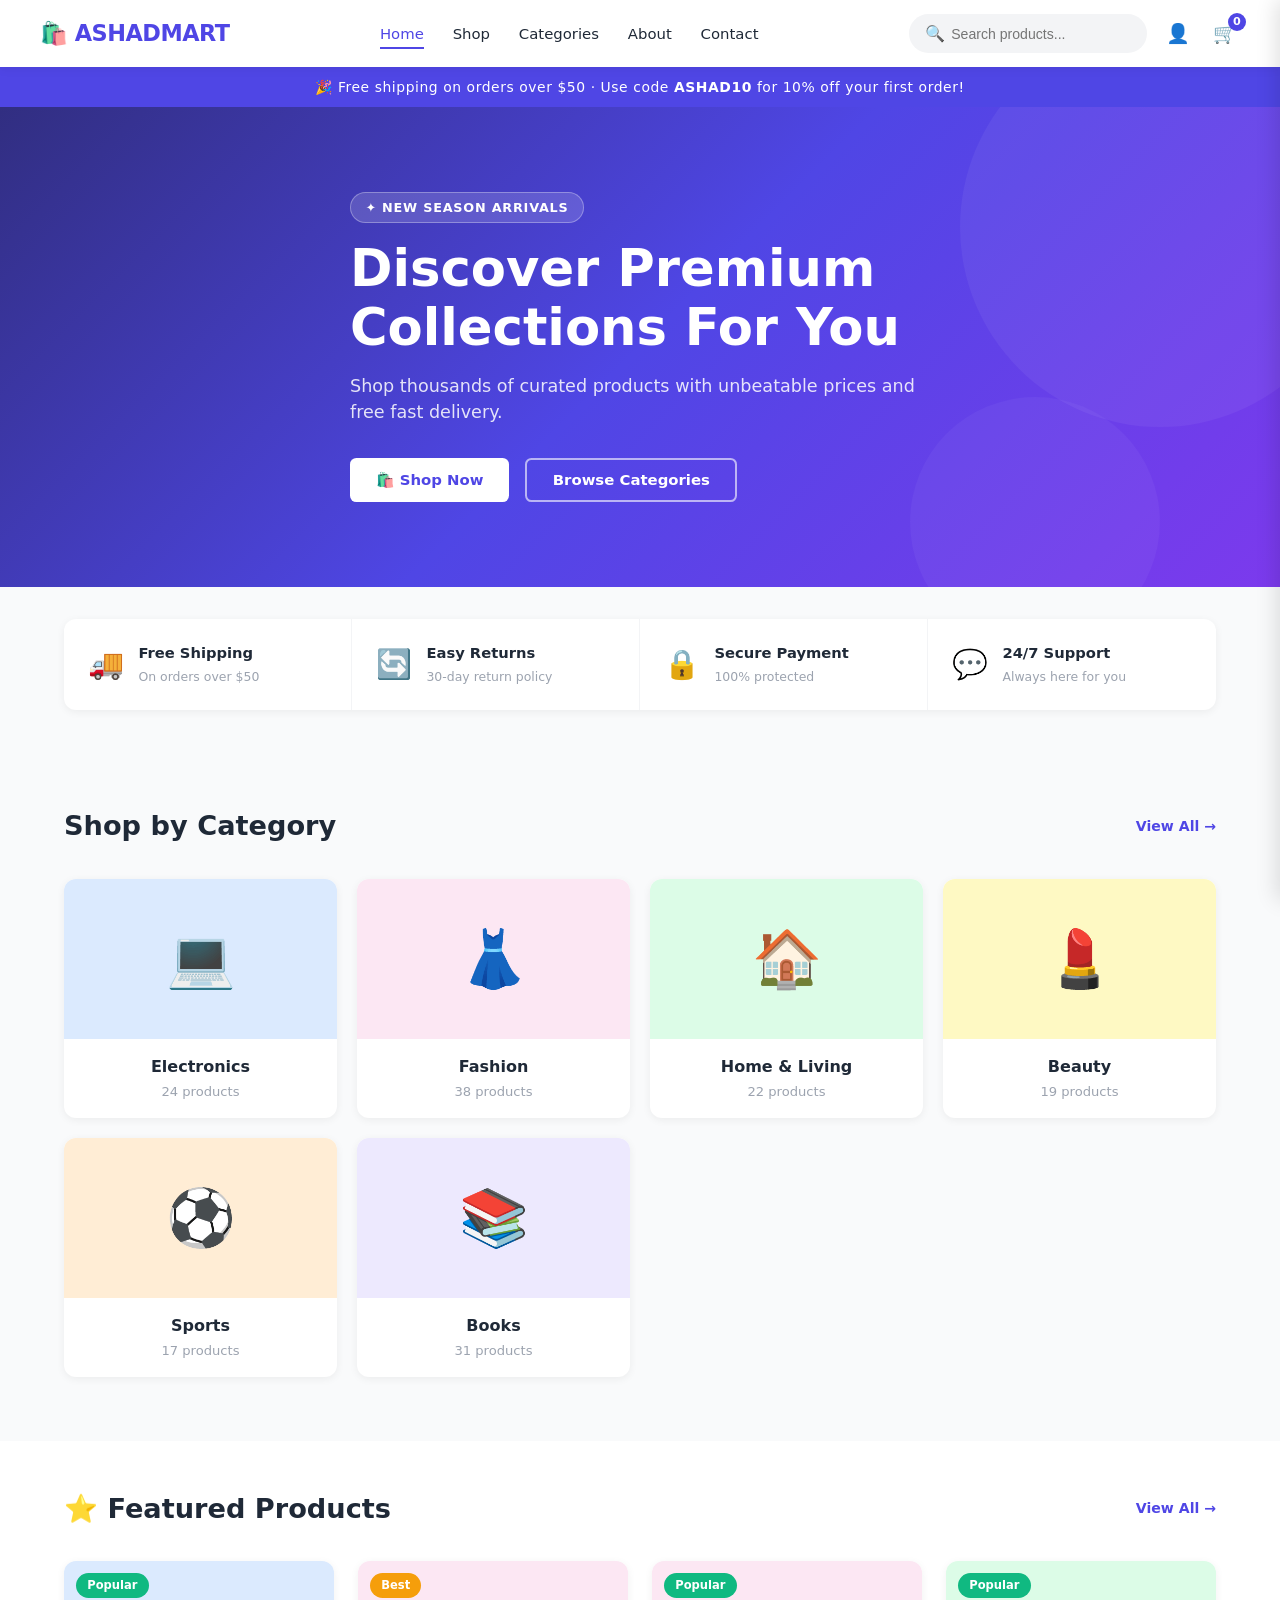
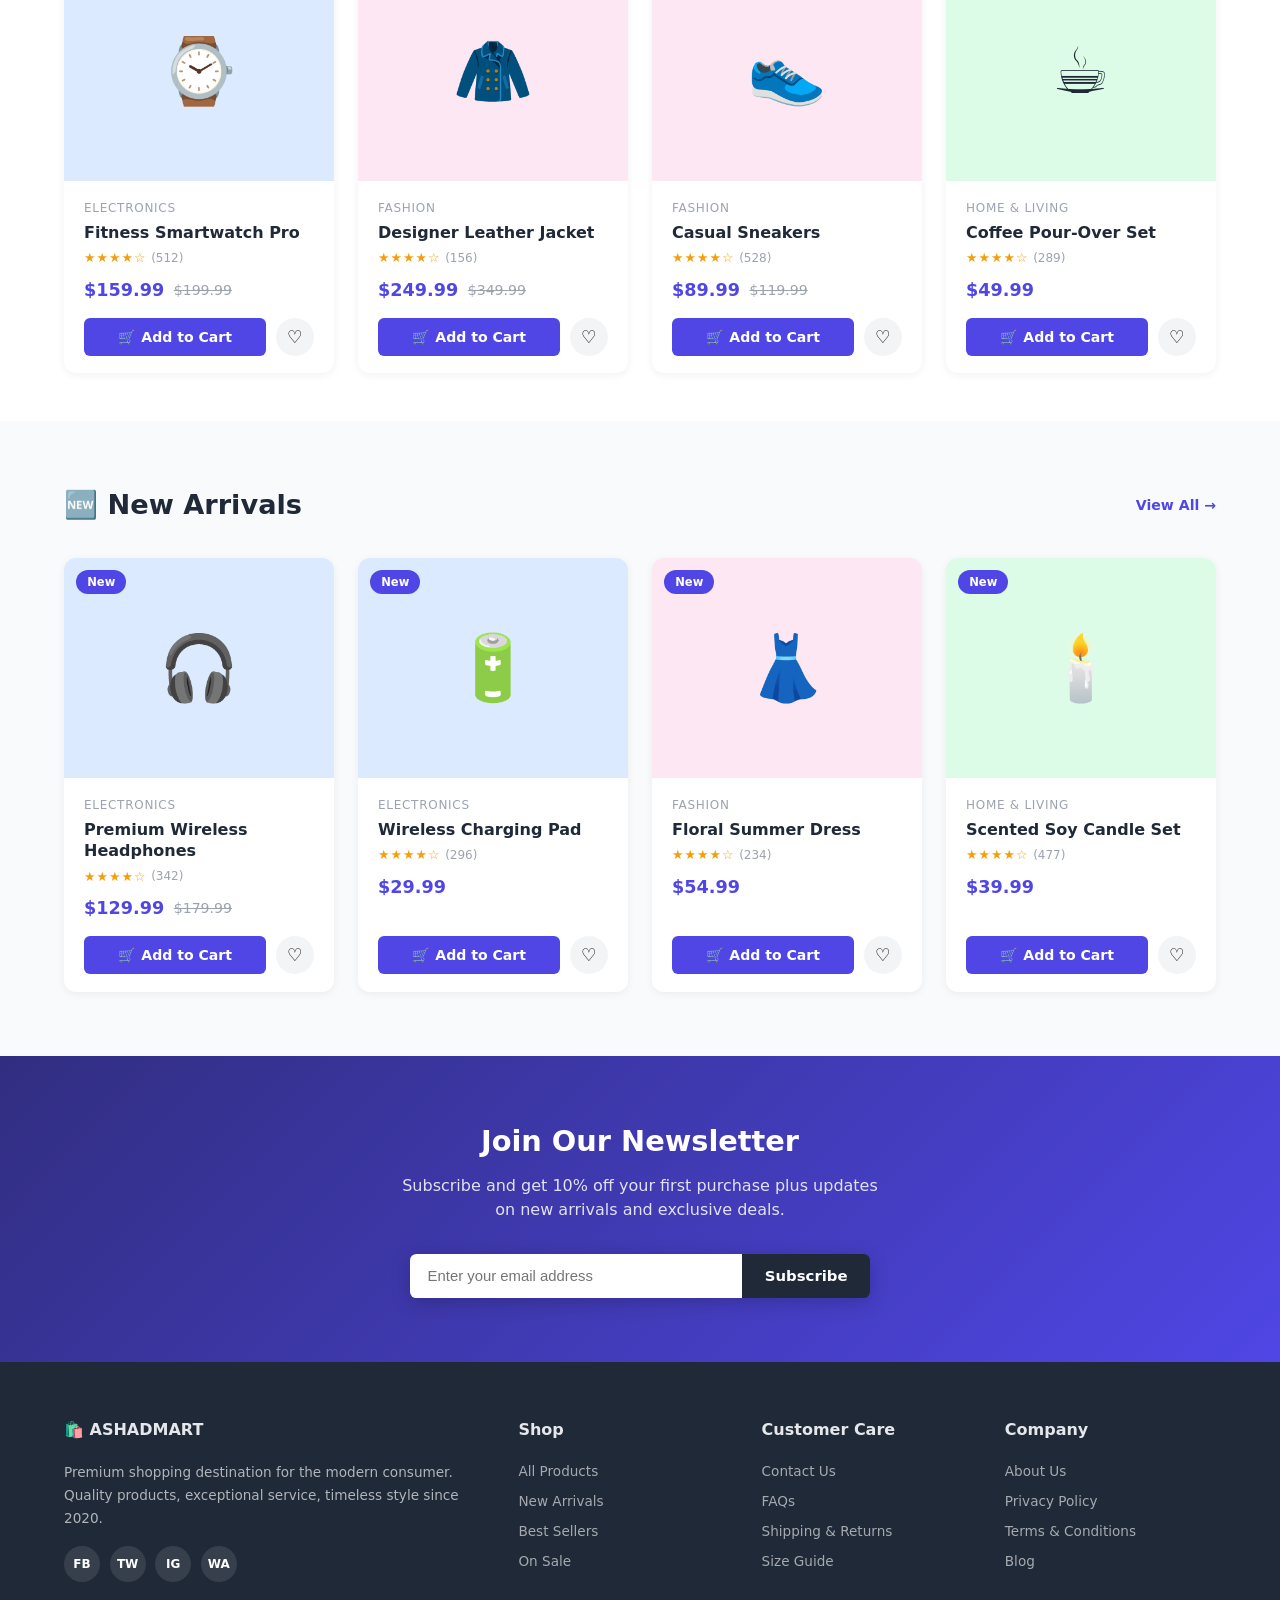
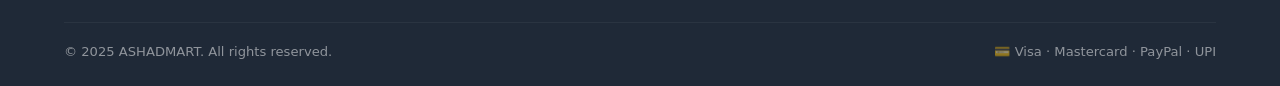
<file: index.html>
<!DOCTYPE html>
<html lang="en">
<head>
<meta charset="UTF-8">
<meta name="viewport" content="width=device-width, initial-scale=1.0">
<title>ASHADMART</title>
<link rel="stylesheet" href="style.css">
</head>
<body>

<!-- TOAST -->
<div class="toast" id="toast"></div>

<!-- HEADER -->
<header>
  <div class="container header-inner">
    <div class="logo" onclick="navigate('home')" style="cursor:pointer">🛍️ ASHADMART</div>
    <nav>
      <ul class="nav-links">
        <li><span class="nav-link" onclick="navigate('home')">Home</span></li>
        <li><span class="nav-link" onclick="navigate('shop')">Shop</span></li>
        <li><span class="nav-link" onclick="navigate('categories')">Categories</span></li>
        <li><span class="nav-link" onclick="navigate('about')">About</span></li>
        <li><span class="nav-link" onclick="navigate('contact')">Contact</span></li>
      </ul>
    </nav>
    <div class="header-actions">
      <div class="search-bar">
        <span>🔍</span>
        <input type="text" class="search-input" placeholder="Search products..." id="searchInput" oninput="handleSearch()">
      </div>
      <button class="icon-btn" id="loginBtn" onclick="showLoginModal()">👤</button>
      <button class="icon-btn" id="cartBtn">🛒<span class="cart-count" id="cartCount">0</span></button>
    </div>
  </div>
</header>

<!-- ========== HOME PAGE ========== -->
<div id="page-home" class="page active">
  <div class="banner-strip">🎉 Free shipping on orders over $50 · Use code <strong>ASHAD10</strong> for 10% off your first order!</div>

  <section class="hero">
    <div class="container">
      <div class="hero-content">
        <span class="hero-badge">✦ NEW SEASON ARRIVALS</span>
        <h1>Discover Premium<br>Collections For You</h1>
        <p>Shop thousands of curated products with unbeatable prices and free fast delivery.</p>
        <div class="hero-btns">
          <button class="btn btn-white" onclick="navigate('shop')">🛍️ Shop Now</button>
          <button class="btn btn-outline-white" onclick="navigate('categories')">Browse Categories</button>
        </div>
      </div>
    </div>
  </section>

  <!-- Features -->
  <div class="container">
    <div class="features-bar">
      <div class="feature"><div class="feature-icon">🚚</div><div class="feature-text"><strong>Free Shipping</strong><span>On orders over $50</span></div></div>
      <div class="feature"><div class="feature-icon">🔄</div><div class="feature-text"><strong>Easy Returns</strong><span>30-day return policy</span></div></div>
      <div class="feature"><div class="feature-icon">🔒</div><div class="feature-text"><strong>Secure Payment</strong><span>100% protected</span></div></div>
      <div class="feature"><div class="feature-icon">💬</div><div class="feature-text"><strong>24/7 Support</strong><span>Always here for you</span></div></div>
    </div>
  </div>

  <!-- Categories Preview -->
  <section class="section">
    <div class="container">
      <div class="section-head">
        <h2 class="section-title">Shop by Category</h2>
        <span class="view-all" onclick="navigate('categories')">View All →</span>
      </div>
      <div class="categories" id="homeCats"></div>
    </div>
  </section>

  <!-- Featured Products -->
  <section class="section" style="background:#fff;padding:3rem 0">
    <div class="container">
      <div class="section-head">
        <h2 class="section-title">⭐ Featured Products</h2>
        <span class="view-all" onclick="navigate('shop')">View All →</span>
      </div>
      <div class="products" id="homeFeatured"></div>
    </div>
  </section>

  <!-- New Arrivals -->
  <section class="section">
    <div class="container">
      <div class="section-head">
        <h2 class="section-title">🆕 New Arrivals</h2>
        <span class="view-all" onclick="navigate('shop')">View All →</span>
      </div>
      <div class="products" id="homeNew"></div>
    </div>
  </section>

  <!-- Newsletter -->
  <section class="newsletter">
    <div class="container">
      <h2>Join Our Newsletter</h2>
      <p>Subscribe and get 10% off your first purchase plus updates on new arrivals and exclusive deals.</p>
      <div class="nl-form">
        <input type="email" class="nl-input" placeholder="Enter your email address">
        <button class="nl-btn" onclick="showToast('🎉 Subscribed successfully!')">Subscribe</button>
      </div>
    </div>
  </section>
</div>

<!-- ========== SHOP PAGE ========== -->
<div id="page-shop" class="page">
  <section class="section">
    <div class="container">
      <h2 class="section-title" style="margin-bottom:1.5rem">🛍️ All Products</h2>
      <div class="shop-layout">
        <aside class="filter-sidebar">
          <h3>Filters</h3>
          <div class="filter-group">
            <h4>Category</h4>
            <label class="filter-option"><input type="checkbox" checked id="fAll" onchange="filterProducts()"> All</label>
            <label class="filter-option"><input type="checkbox" id="fElec" onchange="filterProducts()"> Electronics</label>
            <label class="filter-option"><input type="checkbox" id="fFash" onchange="filterProducts()"> Fashion</label>
            <label class="filter-option"><input type="checkbox" id="fHome" onchange="filterProducts()"> Home & Living</label>
            <label class="filter-option"><input type="checkbox" id="fBeau" onchange="filterProducts()"> Beauty</label>
            <label class="filter-option"><input type="checkbox" id="fSport" onchange="filterProducts()"> Sports</label>
            <label class="filter-option"><input type="checkbox" id="fBook" onchange="filterProducts()"> Books</label>
          </div>
          <div class="filter-group">
            <h4>Max Price</h4>
            <input type="range" class="price-range" min="10" max="500" value="500" id="priceRange" oninput="updatePrice()">
            <div class="price-display">Up to $<span id="priceVal">500</span></div>
          </div>
          <div class="filter-group">
            <h4>Rating</h4>
            <label class="filter-option"><input type="radio" name="rating" value="0" checked onchange="filterProducts()"> All ratings</label>
            <label class="filter-option"><input type="radio" name="rating" value="4" onchange="filterProducts()"> ⭐ 4+ Stars</label>
            <label class="filter-option"><input type="radio" name="rating" value="4.5" onchange="filterProducts()"> ⭐ 4.5+ Stars</label>
          </div>
          <button class="apply-filter" onclick="resetFilters()">Reset Filters</button>
        </aside>
        <div class="shop-main">
          <div class="sort-bar">
            <span id="productCount">Showing all products</span>
            <select class="sort-select" onchange="sortProducts(this.value)">
              <option value="default">Sort: Featured</option>
              <option value="price-low">Price: Low to High</option>
              <option value="price-high">Price: High to Low</option>
              <option value="rating">Top Rated</option>
              <option value="newest">Newest</option>
            </select>
          </div>
          <div class="products" id="shopProducts"></div>
        </div>
      </div>
    </div>
  </section>
</div>

<!-- ========== CATEGORIES PAGE ========== -->
<div id="page-categories" class="page">
  <section class="section">
    <div class="container">
      <h2 class="section-title" style="margin-bottom:1.5rem">🗂️ All Categories</h2>
      <div class="categories" id="allCats" style="grid-template-columns:repeat(auto-fill,minmax(200px,1fr))"></div>
      <div id="catProducts" style="margin-top:2.5rem"></div>
    </div>
  </section>
</div>

<!-- ========== PRODUCT DETAIL PAGE ========== -->
<div id="page-product" class="page">
  <div class="container">
    <div class="breadcrumb" id="breadcrumb"></div>
    <div class="pd-layout" id="productDetail"></div>
    <div style="padding-bottom:3rem">
      <div class="section-head"><h2 class="section-title">Related Products</h2></div>
      <div class="products" id="relatedProducts"></div>
    </div>
  </div>
</div>

<!-- ========== ABOUT PAGE ========== -->
<div id="page-about" class="page">
  <div class="about-hero">
    <div class="container">
      <h1>About ASHADMART</h1>
      <p>Premium shopping destination for the modern consumer. Quality products, exceptional service, timeless style.</p>
    </div>
  </div>
  <div class="container">
    <div class="about-grid">
      <div>
        <h2 style="font-size:1.8rem;font-weight:700;margin-bottom:1rem">Our Story</h2>
        <p style="color:#4b5563;line-height:1.8;margin-bottom:1rem">Founded in 2020, ASHADMART started as a small online store with a big dream — to make premium products accessible to everyone, everywhere. Today we serve over 100,000 happy customers across 50+ countries.</p>
        <p style="color:#4b5563;line-height:1.8;margin-bottom:1.5rem">We curate only the best products from trusted suppliers, ensuring every purchase meets our high quality standards. Our commitment is simple: great products, fair prices, outstanding service.</p>
        <div style="display:grid;grid-template-columns:repeat(3,1fr);gap:1rem">
          <div style="background:var(--light);border-radius:.6rem;padding:1rem;text-align:center"><div style="font-size:1.5rem;font-weight:800;color:var(--primary)">100K+</div><div style="font-size:.8rem;color:var(--gray)">Happy Customers</div></div>
          <div style="background:var(--light);border-radius:.6rem;padding:1rem;text-align:center"><div style="font-size:1.5rem;font-weight:800;color:var(--primary)">5000+</div><div style="font-size:.8rem;color:var(--gray)">Products</div></div>
          <div style="background:var(--light);border-radius:.6rem;padding:1rem;text-align:center"><div style="font-size:1.5rem;font-weight:800;color:var(--primary)">50+</div><div style="font-size:.8rem;color:var(--gray)">Countries</div></div>
        </div>
      </div>
      <div class="about-img">🏪</div>
    </div>
    <h2 class="section-title" style="margin-bottom:1.5rem">Meet the Team</h2>
    <div class="team-grid">
       <div class="team-card"><div class="team-avatar">AS</div><h4>Ashad Shamim</h4><p>Founder & CEO</p></div>
      <div class="team-card"><div class="team-avatar">SA</div><h4>Shaista Ansari</h4><p>Head of Design</p></div>
    </div>
  </div>
</div>

<!-- ========== CONTACT PAGE ========== -->
<div id="page-contact" class="page">
  <div class="about-hero" style="background:linear-gradient(135deg,#064e3b,#10b981)">
    <div class="container"><h1>Contact Us</h1><p>Have a question or need help? We'd love to hear from you.</p></div>
  </div>
  <div class="container">
    <div class="contact-grid">
      <div class="contact-info">
        <h2>Get In Touch</h2>
        <p>Our support team is available 24/7 to help you with any questions about orders, products, or anything else.</p>
        <div class="contact-detail"><div class="icon">📍</div><div><strong>Address</strong><span>New Baneshwar, Kathmandu, Nepal 400001</span></div></div>
        <div class="contact-detail"><div class="icon">📞</div><div><strong>Phone</strong><span>+91 91625 93445</span></div></div>
        <div class="contact-detail"><div class="icon">✉️</div><div><strong>Email</strong><span>ashhadshamim2@gmail.com</span></div></div>
        <div class="contact-detail"><div class="icon">🕐</div><div><strong>Hours</strong><span>Mon–Sat, 9am–6pm IST</span></div></div>
      </div>
      <div class="contact-form">
        <h3 style="font-size:1.1rem;font-weight:700;margin-bottom:1.2rem">Send a Message</h3>
        <div class="form-row">
          <div class="form-group"><label>First Name</label><input type="text" placeholder="John"></div>
          <div class="form-group"><label>Last Name</label><input type="text" placeholder="Doe"></div>
        </div>
        <div class="form-group"><label>Email</label><input type="email" placeholder="john@email.com"></div>
        <div class="form-group"><label>Subject</label>
          <select><option>Order Issue</option><option>Product Inquiry</option><option>Returns & Refunds</option><option>General Question</option><option>Partnership</option></select>
        </div>
        <div class="form-group"><label>Message</label><textarea placeholder="How can we help you?"></textarea></div>
        <button class="submit-btn" onclick="showToast('✅ Message sent! We\'ll reply within 24 hours.')">Send Message</button>
      </div>
    </div>
  </div>
</div>

<!-- CART SIDEBAR -->
<div class="cart-sidebar" id="cartSidebar">
  <div class="cart-hd">
    <h3 id="cartTitle">Your Cart (0)</h3>
    <span class="close-btn" id="closeCart">×</span>
  </div>
  <div class="cart-body" id="cartBody"></div>
  <div class="cart-ft">
    <div class="cart-total"><span>Total</span><span id="cartTotal">$0.00</span></div>
    <button class="checkout-btn" onclick="showToast('🎉 Order placed! Thank you for shopping with ASHADMART.')">Proceed to Checkout</button>
  </div>
</div>
<div class="overlay" id="overlay"></div>

<!-- LOGIN MODAL -->
<div class="login-modal" id="loginModal">
  <div class="login-content">
    <div class="login-hd">
      <h3>Welcome Back</h3>
      <span class="close-btn" id="closeLogin">×</span>
    </div>
    <div class="login-body">
      <div id="loginForm">
        <div class="form-group">
          <label>Email</label>
          <input type="email" id="loginEmail" placeholder="your@email.com">
        </div>
        <div class="form-group">
          <label>Password</label>
          <input type="password" id="loginPassword" placeholder="Your password">
        </div>
        <button class="login-btn" onclick="login()">Login</button>
        <p class="login-note">Demo: Use any email and password to login</p>
      </div>
      <div id="userInfo" style="display:none">
        <div class="user-avatar">👤</div>
        <div class="user-details">
          <h4 id="userName">Welcome!</h4>
          <p id="userEmail"></p>
        </div>
        <button class="logout-btn" onclick="logout()">Logout</button>
      </div>
    </div>
  </div>
</div>

<!-- FOOTER -->
<footer>
  <div class="container">
    <div class="footer-grid">
      <div class="footer-col">
        <h3>🛍️ ASHADMART</h3>
        <p>Premium shopping destination for the modern consumer. Quality products, exceptional service, timeless style since 2020.</p>
        <div class="social-row">
          <a href="https://www.facebook.com/ashhad.shamim.76"  class="soc-btn">FB</a>
          <a href="https://twitter.com/ashadansari44"  class="soc-btn">TW</a>
          <a href="https://instagram.com/ashad_a4s"  class="soc-btn">IG</a>
          <a href="https://wa.me/9779829336233?text=Hello%20there!" target="_blank" class="soc-btn">WA</a>        
        </div>
      </div>
      <div class="footer-col">
        <h3>Shop</h3>
        <div class="footer-links">
          <a onclick="navigate('shop')">All Products</a>
          <a onclick="navigate('shop')">New Arrivals</a>
          <a onclick="navigate('shop')">Best Sellers</a>
          <a onclick="navigate('shop')">On Sale</a>
        </div>
      </div>
      <div class="footer-col">
        <h3>Customer Care</h3>
        <div class="footer-links">
          <a onclick="navigate('contact')">Contact Us</a>
          <a onclick="navigate('contact')">FAQs</a>
          <a onclick="navigate('about')">Shipping & Returns</a>
          <a>Size Guide</a>
        </div>
      </div>
      <div class="footer-col">
        <h3>Company</h3>
        <div class="footer-links">
          <a onclick="navigate('about')">About Us</a>
          <a>Privacy Policy</a>
          <a>Terms & Conditions</a>
          <a>Blog</a>
        </div>
      </div>
    </div>
    <div class="footer-bottom">
      <span>© 2025 ASHADMART. All rights reserved.</span>
      <span>💳 Visa · Mastercard · PayPal · UPI</span>
    </div>
  </div>
</footer>
<script src="script.js"></script>
</body>
</html>
</file>
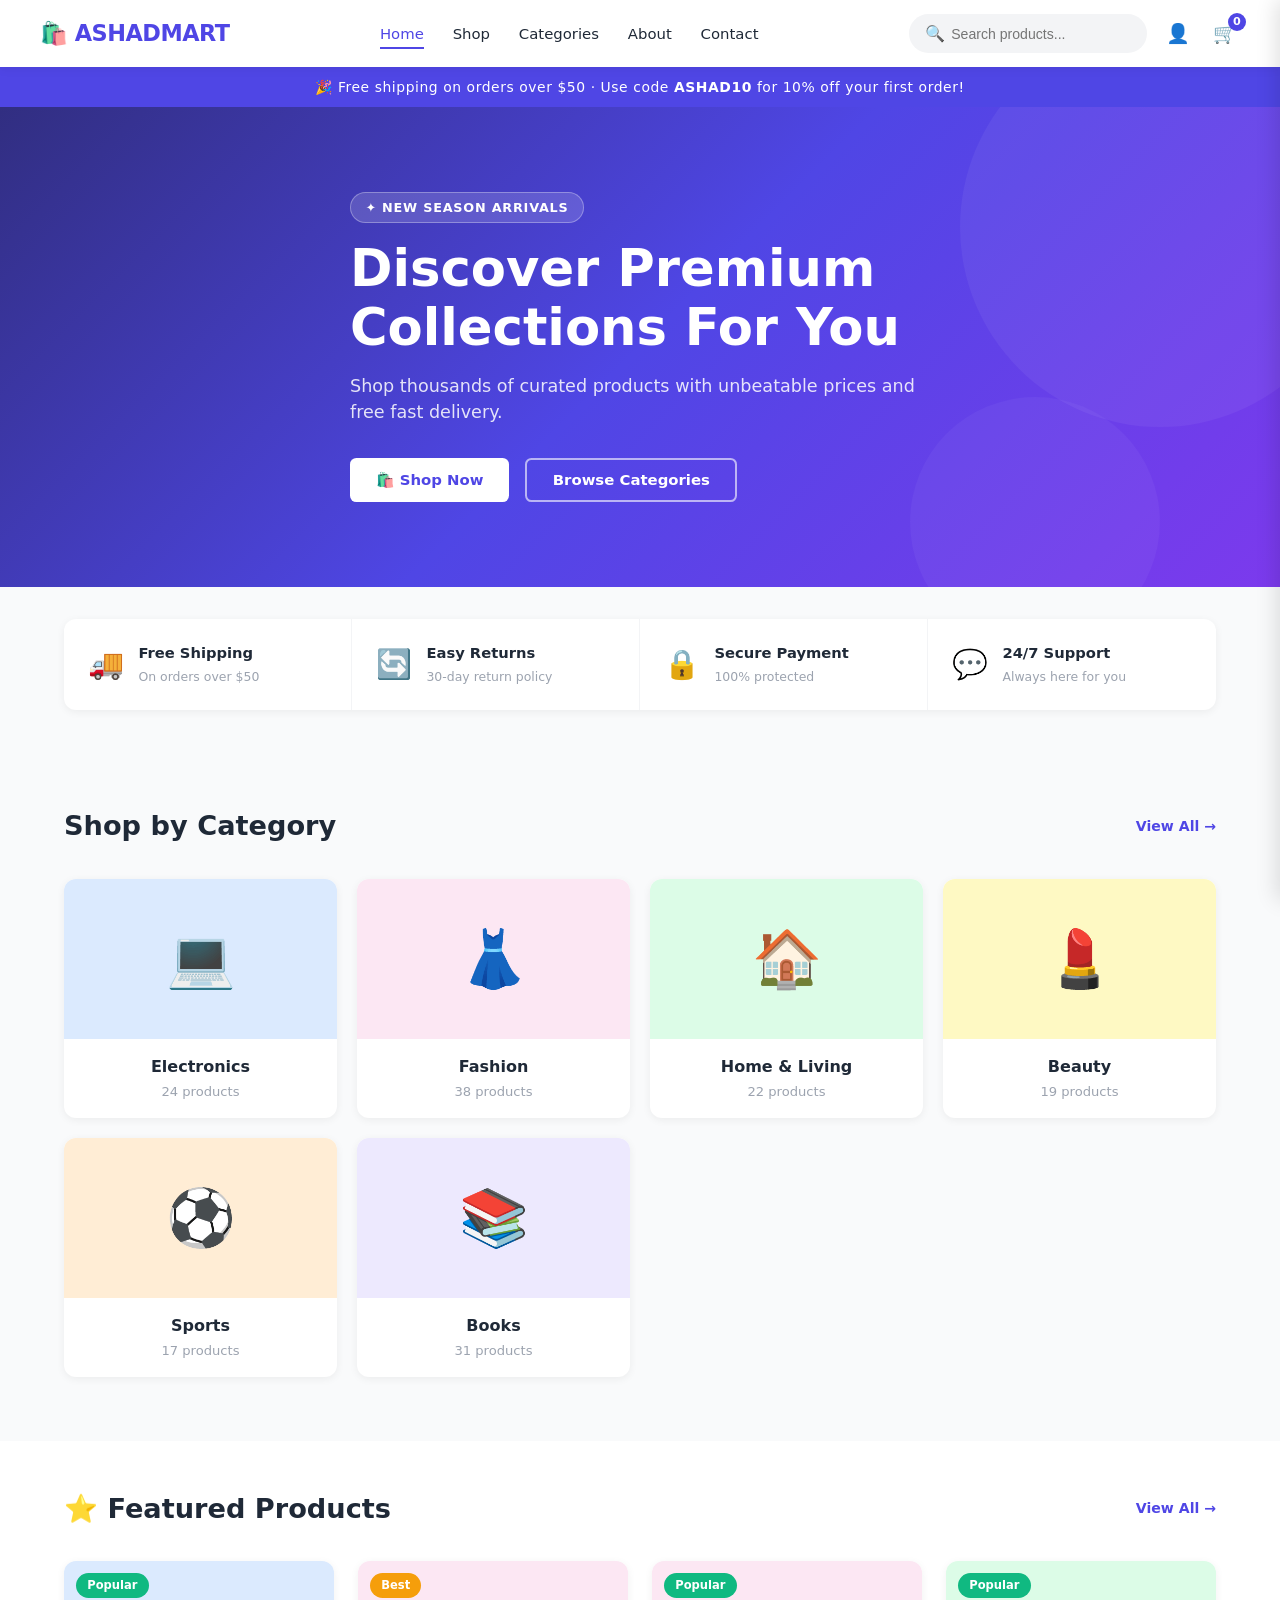
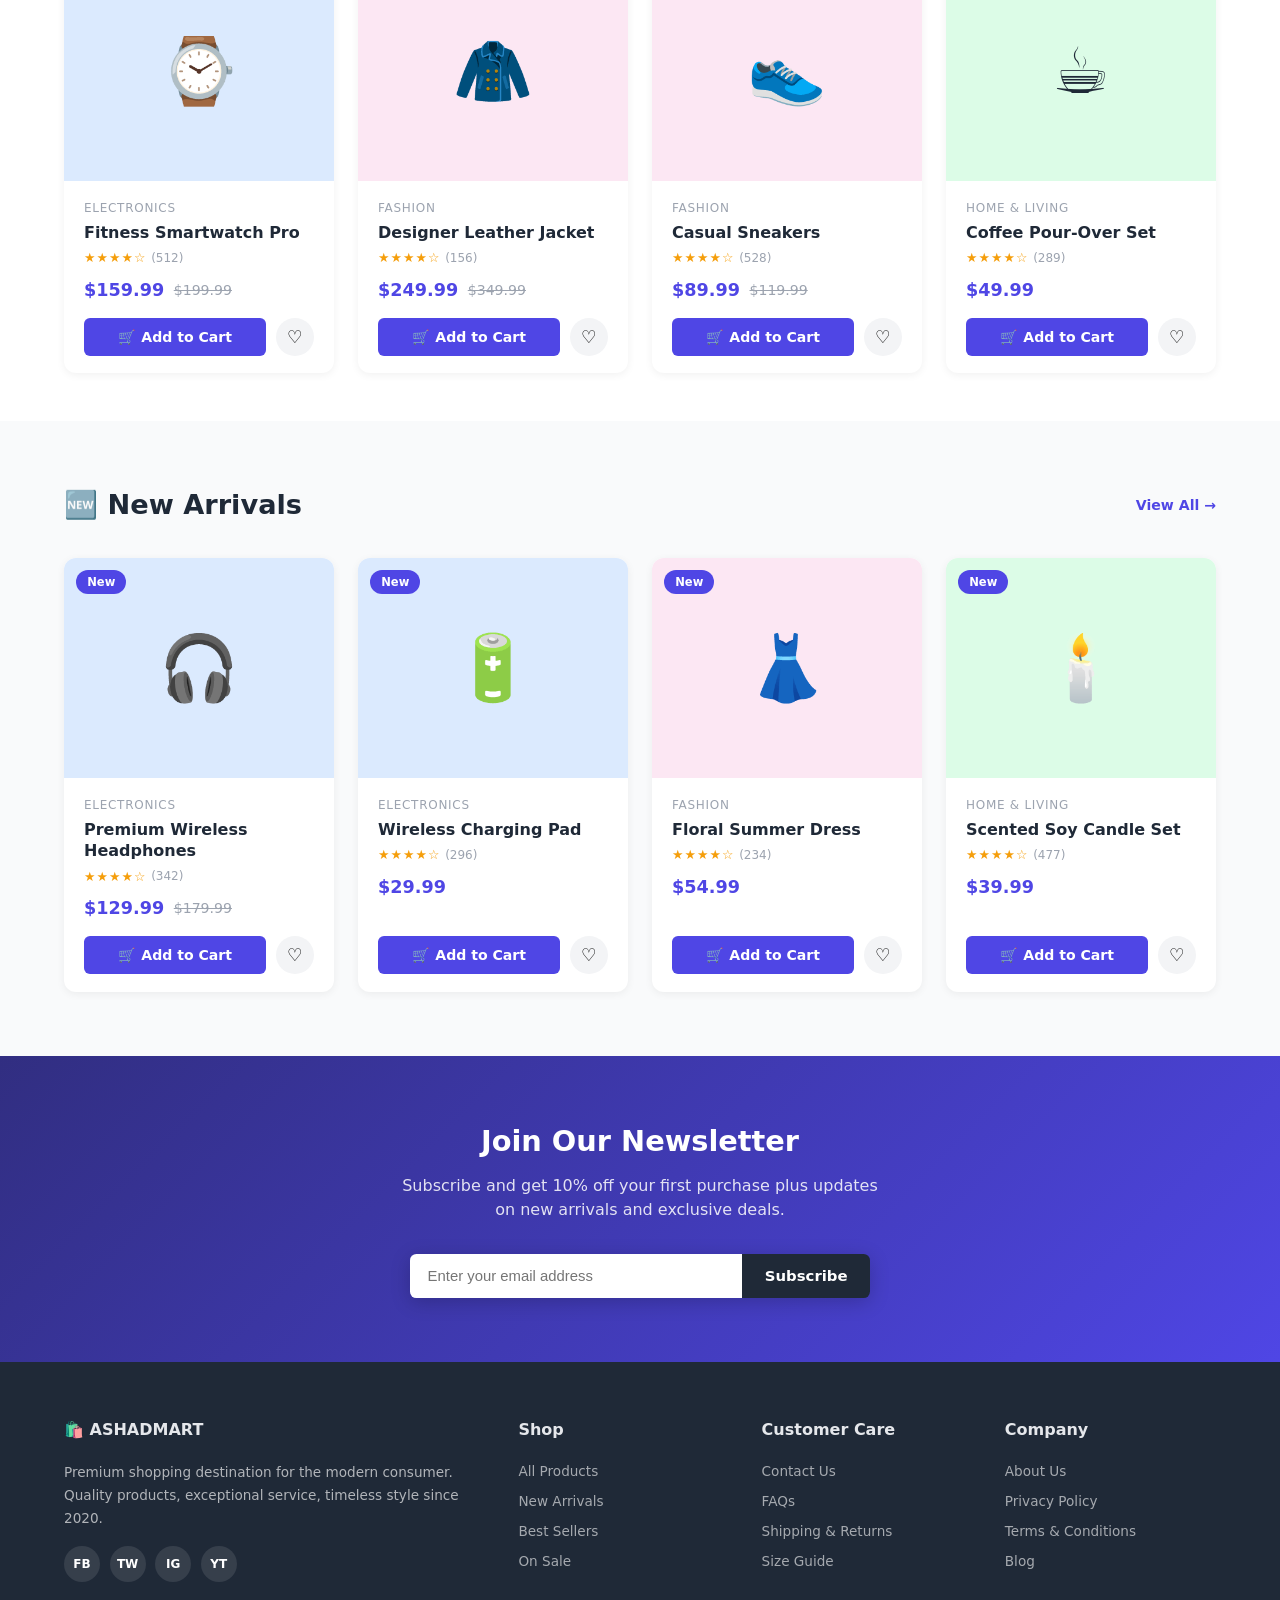
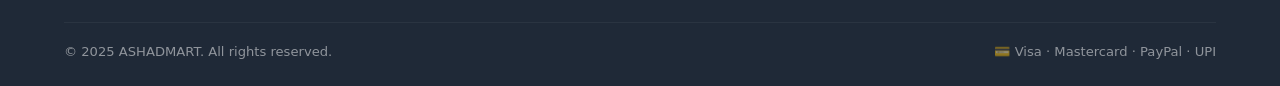
<file: ecommerce.html>
<!DOCTYPE html>
<html lang="en">
<head>
<meta charset="UTF-8">
<meta name="viewport" content="width=device-width, initial-scale=1.0">
<title>ASHADMART</title>
<link rel="stylesheet" href="style.css">
</head>
<body>

<!-- TOAST -->
<div class="toast" id="toast"></div>

<!-- HEADER -->
<header>
  <div class="container header-inner">
    <div class="logo" onclick="navigate('home')" style="cursor:pointer">🛍️ ASHADMART</div>
    <nav>
      <ul class="nav-links">
        <li><span class="nav-link" onclick="navigate('home')">Home</span></li>
        <li><span class="nav-link" onclick="navigate('shop')">Shop</span></li>
        <li><span class="nav-link" onclick="navigate('categories')">Categories</span></li>
        <li><span class="nav-link" onclick="navigate('about')">About</span></li>
        <li><span class="nav-link" onclick="navigate('contact')">Contact</span></li>
      </ul>
    </nav>
    <div class="header-actions">
      <div class="search-bar">
        <span>🔍</span>
        <input type="text" class="search-input" placeholder="Search products..." id="searchInput" oninput="handleSearch()">
      </div>
      <button class="icon-btn" id="loginBtn" onclick="showLoginModal()">👤</button>
      <button class="icon-btn" id="cartBtn">🛒<span class="cart-count" id="cartCount">0</span></button>
    </div>
  </div>
</header>

<!-- ========== HOME PAGE ========== -->
<div id="page-home" class="page active">
  <div class="banner-strip">🎉 Free shipping on orders over $50 · Use code <strong>ASHAD10</strong> for 10% off your first order!</div>

  <section class="hero">
    <div class="container">
      <div class="hero-content">
        <span class="hero-badge">✦ NEW SEASON ARRIVALS</span>
        <h1>Discover Premium<br>Collections For You</h1>
        <p>Shop thousands of curated products with unbeatable prices and free fast delivery.</p>
        <div class="hero-btns">
          <button class="btn btn-white" onclick="navigate('shop')">🛍️ Shop Now</button>
          <button class="btn btn-outline-white" onclick="navigate('categories')">Browse Categories</button>
        </div>
      </div>
    </div>
  </section>

  <!-- Features -->
  <div class="container">
    <div class="features-bar">
      <div class="feature"><div class="feature-icon">🚚</div><div class="feature-text"><strong>Free Shipping</strong><span>On orders over $50</span></div></div>
      <div class="feature"><div class="feature-icon">🔄</div><div class="feature-text"><strong>Easy Returns</strong><span>30-day return policy</span></div></div>
      <div class="feature"><div class="feature-icon">🔒</div><div class="feature-text"><strong>Secure Payment</strong><span>100% protected</span></div></div>
      <div class="feature"><div class="feature-icon">💬</div><div class="feature-text"><strong>24/7 Support</strong><span>Always here for you</span></div></div>
    </div>
  </div>

  <!-- Categories Preview -->
  <section class="section">
    <div class="container">
      <div class="section-head">
        <h2 class="section-title">Shop by Category</h2>
        <span class="view-all" onclick="navigate('categories')">View All →</span>
      </div>
      <div class="categories" id="homeCats"></div>
    </div>
  </section>

  <!-- Featured Products -->
  <section class="section" style="background:#fff;padding:3rem 0">
    <div class="container">
      <div class="section-head">
        <h2 class="section-title">⭐ Featured Products</h2>
        <span class="view-all" onclick="navigate('shop')">View All →</span>
      </div>
      <div class="products" id="homeFeatured"></div>
    </div>
  </section>

  <!-- New Arrivals -->
  <section class="section">
    <div class="container">
      <div class="section-head">
        <h2 class="section-title">🆕 New Arrivals</h2>
        <span class="view-all" onclick="navigate('shop')">View All →</span>
      </div>
      <div class="products" id="homeNew"></div>
    </div>
  </section>

  <!-- Newsletter -->
  <section class="newsletter">
    <div class="container">
      <h2>Join Our Newsletter</h2>
      <p>Subscribe and get 10% off your first purchase plus updates on new arrivals and exclusive deals.</p>
      <div class="nl-form">
        <input type="email" class="nl-input" placeholder="Enter your email address">
        <button class="nl-btn" onclick="showToast('🎉 Subscribed successfully!')">Subscribe</button>
      </div>
    </div>
  </section>
</div>

<!-- ========== SHOP PAGE ========== -->
<div id="page-shop" class="page">
  <section class="section">
    <div class="container">
      <h2 class="section-title" style="margin-bottom:1.5rem">🛍️ All Products</h2>
      <div class="shop-layout">
        <aside class="filter-sidebar">
          <h3>Filters</h3>
          <div class="filter-group">
            <h4>Category</h4>
            <label class="filter-option"><input type="checkbox" checked id="fAll" onchange="filterProducts()"> All</label>
            <label class="filter-option"><input type="checkbox" id="fElec" onchange="filterProducts()"> Electronics</label>
            <label class="filter-option"><input type="checkbox" id="fFash" onchange="filterProducts()"> Fashion</label>
            <label class="filter-option"><input type="checkbox" id="fHome" onchange="filterProducts()"> Home & Living</label>
            <label class="filter-option"><input type="checkbox" id="fBeau" onchange="filterProducts()"> Beauty</label>
            <label class="filter-option"><input type="checkbox" id="fSport" onchange="filterProducts()"> Sports</label>
            <label class="filter-option"><input type="checkbox" id="fBook" onchange="filterProducts()"> Books</label>
          </div>
          <div class="filter-group">
            <h4>Max Price</h4>
            <input type="range" class="price-range" min="10" max="500" value="500" id="priceRange" oninput="updatePrice()">
            <div class="price-display">Up to $<span id="priceVal">500</span></div>
          </div>
          <div class="filter-group">
            <h4>Rating</h4>
            <label class="filter-option"><input type="radio" name="rating" value="0" checked onchange="filterProducts()"> All ratings</label>
            <label class="filter-option"><input type="radio" name="rating" value="4" onchange="filterProducts()"> ⭐ 4+ Stars</label>
            <label class="filter-option"><input type="radio" name="rating" value="4.5" onchange="filterProducts()"> ⭐ 4.5+ Stars</label>
          </div>
          <button class="apply-filter" onclick="resetFilters()">Reset Filters</button>
        </aside>
        <div class="shop-main">
          <div class="sort-bar">
            <span id="productCount">Showing all products</span>
            <select class="sort-select" onchange="sortProducts(this.value)">
              <option value="default">Sort: Featured</option>
              <option value="price-low">Price: Low to High</option>
              <option value="price-high">Price: High to Low</option>
              <option value="rating">Top Rated</option>
              <option value="newest">Newest</option>
            </select>
          </div>
          <div class="products" id="shopProducts"></div>
        </div>
      </div>
    </div>
  </section>
</div>

<!-- ========== CATEGORIES PAGE ========== -->
<div id="page-categories" class="page">
  <section class="section">
    <div class="container">
      <h2 class="section-title" style="margin-bottom:1.5rem">🗂️ All Categories</h2>
      <div class="categories" id="allCats" style="grid-template-columns:repeat(auto-fill,minmax(200px,1fr))"></div>
      <div id="catProducts" style="margin-top:2.5rem"></div>
    </div>
  </section>
</div>

<!-- ========== PRODUCT DETAIL PAGE ========== -->
<div id="page-product" class="page">
  <div class="container">
    <div class="breadcrumb" id="breadcrumb"></div>
    <div class="pd-layout" id="productDetail"></div>
    <div style="padding-bottom:3rem">
      <div class="section-head"><h2 class="section-title">Related Products</h2></div>
      <div class="products" id="relatedProducts"></div>
    </div>
  </div>
</div>

<!-- ========== ABOUT PAGE ========== -->
<div id="page-about" class="page">
  <div class="about-hero">
    <div class="container">
      <h1>About ASHADMART</h1>
      <p>Premium shopping destination for the modern consumer. Quality products, exceptional service, timeless style.</p>
    </div>
  </div>
  <div class="container">
    <div class="about-grid">
      <div>
        <h2 style="font-size:1.8rem;font-weight:700;margin-bottom:1rem">Our Story</h2>
        <p style="color:#4b5563;line-height:1.8;margin-bottom:1rem">Founded in 2020, ASHADMART started as a small online store with a big dream — to make premium products accessible to everyone, everywhere. Today we serve over 100,000 happy customers across 50+ countries.</p>
        <p style="color:#4b5563;line-height:1.8;margin-bottom:1.5rem">We curate only the best products from trusted suppliers, ensuring every purchase meets our high quality standards. Our commitment is simple: great products, fair prices, outstanding service.</p>
        <div style="display:grid;grid-template-columns:repeat(3,1fr);gap:1rem">
          <div style="background:var(--light);border-radius:.6rem;padding:1rem;text-align:center"><div style="font-size:1.5rem;font-weight:800;color:var(--primary)">100K+</div><div style="font-size:.8rem;color:var(--gray)">Happy Customers</div></div>
          <div style="background:var(--light);border-radius:.6rem;padding:1rem;text-align:center"><div style="font-size:1.5rem;font-weight:800;color:var(--primary)">5000+</div><div style="font-size:.8rem;color:var(--gray)">Products</div></div>
          <div style="background:var(--light);border-radius:.6rem;padding:1rem;text-align:center"><div style="font-size:1.5rem;font-weight:800;color:var(--primary)">50+</div><div style="font-size:.8rem;color:var(--gray)">Countries</div></div>
        </div>
      </div>
      <div class="about-img">🏪</div>
    </div>
    <h2 class="section-title" style="margin-bottom:1.5rem">Meet the Team</h2>
    <div class="team-grid">
      <div class="team-card"><div class="team-avatar">AK</div><h4>Ashad Khan</h4><p>Founder & CEO</p></div>
      <div class="team-card"><div class="team-avatar">SR</div><h4>Sara Rafi</h4><p>Head of Design</p></div>
      <div class="team-card"><div class="team-avatar">MN</div><h4>Mike Nair</h4><p>CTO</p></div>
      <div class="team-card"><div class="team-avatar">PJ</div><h4>Priya Joshi</h4><p>Marketing Lead</p></div>
    </div>
  </div>
</div>

<!-- ========== CONTACT PAGE ========== -->
<div id="page-contact" class="page">
  <div class="about-hero" style="background:linear-gradient(135deg,#064e3b,#10b981)">
    <div class="container"><h1>Contact Us</h1><p>Have a question or need help? We'd love to hear from you.</p></div>
  </div>
  <div class="container">
    <div class="contact-grid">
      <div class="contact-info">
        <h2>Get In Touch</h2>
        <p>Our support team is available 24/7 to help you with any questions about orders, products, or anything else.</p>
        <div class="contact-detail"><div class="icon">📍</div><div><strong>Address</strong><span>123 Commerce Street, Mumbai, India 400001</span></div></div>
        <div class="contact-detail"><div class="icon">📞</div><div><strong>Phone</strong><span>+91 98765 43210</span></div></div>
        <div class="contact-detail"><div class="icon">✉️</div><div><strong>Email</strong><span>support@ashadmart.com</span></div></div>
        <div class="contact-detail"><div class="icon">🕐</div><div><strong>Hours</strong><span>Mon–Sat, 9am–6pm IST</span></div></div>
      </div>
      <div class="contact-form">
        <h3 style="font-size:1.1rem;font-weight:700;margin-bottom:1.2rem">Send a Message</h3>
        <div class="form-row">
          <div class="form-group"><label>First Name</label><input type="text" placeholder="John"></div>
          <div class="form-group"><label>Last Name</label><input type="text" placeholder="Doe"></div>
        </div>
        <div class="form-group"><label>Email</label><input type="email" placeholder="john@email.com"></div>
        <div class="form-group"><label>Subject</label>
          <select><option>Order Issue</option><option>Product Inquiry</option><option>Returns & Refunds</option><option>General Question</option><option>Partnership</option></select>
        </div>
        <div class="form-group"><label>Message</label><textarea placeholder="How can we help you?"></textarea></div>
        <button class="submit-btn" onclick="showToast('✅ Message sent! We\'ll reply within 24 hours.')">Send Message</button>
      </div>
    </div>
  </div>
</div>

<!-- CART SIDEBAR -->
<div class="cart-sidebar" id="cartSidebar">
  <div class="cart-hd">
    <h3 id="cartTitle">Your Cart (0)</h3>
    <span class="close-btn" id="closeCart">×</span>
  </div>
  <div class="cart-body" id="cartBody"></div>
  <div class="cart-ft">
    <div class="cart-total"><span>Total</span><span id="cartTotal">$0.00</span></div>
    <button class="checkout-btn" onclick="showToast('🎉 Order placed! Thank you for shopping with ASHADMART.')">Proceed to Checkout</button>
  </div>
</div>
<div class="overlay" id="overlay"></div>

<!-- LOGIN MODAL -->
<div class="login-modal" id="loginModal">
  <div class="login-content">
    <div class="login-hd">
      <h3>Welcome Back</h3>
      <span class="close-btn" id="closeLogin">×</span>
    </div>
    <div class="login-body">
      <div id="loginForm">
        <div class="form-group">
          <label>Email</label>
          <input type="email" id="loginEmail" placeholder="your@email.com">
        </div>
        <div class="form-group">
          <label>Password</label>
          <input type="password" id="loginPassword" placeholder="Your password">
        </div>
        <button class="login-btn" onclick="login()">Login</button>
        <p class="login-note">Demo: Use any email and password to login</p>
      </div>
      <div id="userInfo" style="display:none">
        <div class="user-avatar">👤</div>
        <div class="user-details">
          <h4 id="userName">Welcome!</h4>
          <p id="userEmail"></p>
        </div>
        <button class="logout-btn" onclick="logout()">Logout</button>
      </div>
    </div>
  </div>
</div>

<!-- FOOTER -->
<footer>
  <div class="container">
    <div class="footer-grid">
      <div class="footer-col">
        <h3>🛍️ ASHADMART</h3>
        <p>Premium shopping destination for the modern consumer. Quality products, exceptional service, timeless style since 2020.</p>
        <div class="social-row">
          <div class="soc-btn">FB</div><div class="soc-btn">TW</div><div class="soc-btn">IG</div><div class="soc-btn">YT</div>
        </div>
      </div>
      <div class="footer-col">
        <h3>Shop</h3>
        <div class="footer-links">
          <a onclick="navigate('shop')">All Products</a>
          <a onclick="navigate('shop')">New Arrivals</a>
          <a onclick="navigate('shop')">Best Sellers</a>
          <a onclick="navigate('shop')">On Sale</a>
        </div>
      </div>
      <div class="footer-col">
        <h3>Customer Care</h3>
        <div class="footer-links">
          <a onclick="navigate('contact')">Contact Us</a>
          <a onclick="navigate('contact')">FAQs</a>
          <a onclick="navigate('about')">Shipping & Returns</a>
          <a>Size Guide</a>
        </div>
      </div>
      <div class="footer-col">
        <h3>Company</h3>
        <div class="footer-links">
          <a onclick="navigate('about')">About Us</a>
          <a>Privacy Policy</a>
          <a>Terms & Conditions</a>
          <a>Blog</a>
        </div>
      </div>
    </div>
    <div class="footer-bottom">
      <span>© 2025 ASHADMART. All rights reserved.</span>
      <span>💳 Visa · Mastercard · PayPal · UPI</span>
    </div>
  </div>
</footer>
<script src="script.js"></script>
</body>
</html>
</file>
<file: style.css>
:root{--primary:#4F46E5;--primary-light:#818CF8;--primary-dark:#4338CA;--secondary:#10B981;--dark:#1F2937;--light:#F9FAFB;--gray:#9CA3AF;--danger:#EF4444;--font:system-ui,-apple-system,'Segoe UI',Roboto,sans-serif}
*{margin:0;padding:0;box-sizing:border-box}
body{font-family:var(--font);background:var(--light);color:var(--dark);line-height:1.5}
a{text-decoration:none;color:inherit}
button{border:none;outline:none;cursor:pointer;font-family:inherit}
.container{max-width:1200px;margin:0 auto;padding:0 1.5rem}

/* NAV */
header{background:#fff;box-shadow:0 2px 10px rgba(0,0,0,.06);position:sticky;top:0;z-index:200}
.header-inner{display:flex;justify-content:space-between;align-items:center;padding:.9rem 0;gap:1rem}
.logo{font-size:1.4rem;font-weight:800;color:var(--primary);letter-spacing:-.5px}
.nav-links{display:flex;gap:1.8rem;list-style:none}
.nav-link{font-weight:500;font-size:.93rem;color:var(--dark);padding:.3rem 0;border-bottom:2px solid transparent;transition:all .2s;cursor:pointer}
.nav-link:hover,.nav-link.active{color:var(--primary);border-bottom-color:var(--primary)}
.header-actions{display:flex;align-items:center;gap:1rem}
.search-bar{display:flex;align-items:center;background:#f3f4f6;border-radius:999px;padding:.45rem 1rem;gap:.4rem}
.search-input{border:none;outline:none;background:transparent;width:180px;font-size:.88rem}
.icon-btn{background:none;border:none;font-size:1.2rem;cursor:pointer;position:relative;padding:.2rem}
.cart-count{position:absolute;top:-6px;right:-6px;background:var(--primary);color:#fff;border-radius:50%;width:18px;height:18px;display:flex;align-items:center;justify-content:center;font-size:.7rem;font-weight:700}

/* PAGES */
.page{display:none}
.page.active{display:block}

/* HERO */
.hero{background:linear-gradient(135deg,#312e81 0%,#4F46E5 50%,#7c3aed 100%);min-height:480px;display:flex;align-items:center;color:#fff;padding:3rem 0;position:relative;overflow:hidden}
.hero::after{content:'';position:absolute;right:-80px;top:-80px;width:400px;height:400px;background:rgba(255,255,255,.05);border-radius:50%}
.hero::before{content:'';position:absolute;right:120px;bottom:-60px;width:250px;height:250px;background:rgba(255,255,255,.04);border-radius:50%}
.hero-content{max-width:580px;z-index:1}
.hero-badge{display:inline-block;background:rgba(255,255,255,.15);border:1px solid rgba(255,255,255,.3);color:#fff;padding:.3rem .9rem;border-radius:999px;font-size:.8rem;font-weight:600;margin-bottom:1rem;letter-spacing:.06em}
.hero h1{font-size:clamp(2rem,4vw,3.2rem);font-weight:800;line-height:1.15;margin-bottom:1rem}
.hero p{font-size:1.1rem;opacity:.85;margin-bottom:2rem}
.btn{display:inline-flex;align-items:center;gap:.4rem;padding:.7rem 1.6rem;border-radius:.4rem;font-weight:600;font-size:.93rem;transition:all .2s;cursor:pointer}
.btn-white{background:#fff;color:var(--primary)}
.btn-white:hover{background:#e0e7ff}
.btn-outline-white{border:2px solid rgba(255,255,255,.6);color:#fff;background:transparent}
.btn-outline-white:hover{background:rgba(255,255,255,.1)}
.hero-btns{display:flex;gap:1rem;flex-wrap:wrap}

/* SECTIONS */
.section{padding:4rem 0}
.section-head{display:flex;justify-content:space-between;align-items:center;margin-bottom:2rem}
.section-title{font-size:1.7rem;font-weight:700}
.view-all{color:var(--primary);font-size:.88rem;font-weight:600;cursor:pointer;display:flex;align-items:center;gap:.3rem}
.view-all:hover{text-decoration:underline}

/* BANNER STRIP */
.banner-strip{background:var(--primary);color:#fff;padding:.6rem 0;text-align:center;font-size:.87rem;font-weight:500;letter-spacing:.04em}

/* CATEGORY CARDS */
.categories{display:grid;grid-template-columns:repeat(auto-fill,minmax(220px,1fr));gap:1.25rem}
.category-card{background:#fff;border-radius:.75rem;overflow:hidden;box-shadow:0 2px 8px rgba(0,0,0,.06);cursor:pointer;transition:transform .25s,box-shadow .25s}
.category-card:hover{transform:translateY(-4px);box-shadow:0 8px 20px rgba(0,0,0,.12)}
.cat-thumb{height:160px;display:flex;align-items:center;justify-content:center;font-size:3.5rem}
.cat-body{padding:1rem 1.2rem;text-align:center}
.cat-name{font-weight:700;font-size:1rem;margin-bottom:.2rem}
.cat-count{color:var(--gray);font-size:.82rem}

/* PRODUCTS GRID */
.products{display:grid;grid-template-columns:repeat(auto-fill,minmax(260px,1fr));gap:1.5rem}
.product-card{background:#fff;border-radius:.75rem;overflow:hidden;box-shadow:0 2px 8px rgba(0,0,0,.06);transition:transform .25s,box-shadow .25s;display:flex;flex-direction:column}
.product-card:hover{transform:translateY(-4px);box-shadow:0 10px 24px rgba(0,0,0,.12)}
.p-thumb{height:220px;display:flex;align-items:center;justify-content:center;font-size:4rem;position:relative}
.p-badge{position:absolute;top:.75rem;left:.75rem;padding:.22rem .7rem;border-radius:999px;font-size:.72rem;font-weight:700;color:#fff}
.badge-new{background:var(--primary)}
.badge-sale{background:var(--danger)}
.badge-popular{background:var(--secondary)}
.badge-best{background:#f59e0b}
.p-body{padding:1.1rem 1.25rem;flex:1;display:flex;flex-direction:column}
.p-cat{font-size:.75rem;color:var(--gray);text-transform:uppercase;letter-spacing:.06em;margin-bottom:.3rem}
.p-name{font-size:1rem;font-weight:600;margin-bottom:.3rem;line-height:1.35}
.p-rating{display:flex;align-items:center;gap:.3rem;margin-bottom:.6rem}
.stars{color:#f59e0b;font-size:.8rem;letter-spacing:1px}
.rating-count{font-size:.75rem;color:var(--gray)}
.p-price-row{display:flex;align-items:center;gap:.6rem;margin-bottom:.9rem}
.p-price{font-weight:700;color:var(--primary);font-size:1.1rem}
.p-original{color:var(--gray);font-size:.88rem;text-decoration:line-through}
.p-actions{display:flex;gap:.6rem;margin-top:auto}
.add-btn{flex:1;background:var(--primary);color:#fff;padding:.5rem .8rem;border-radius:.375rem;font-weight:600;font-size:.88rem;transition:background .2s}
.add-btn:hover{background:var(--primary-dark)}
.wish-btn{width:38px;height:38px;border-radius:50%;background:#f3f4f6;display:flex;align-items:center;justify-content:center;font-size:1.1rem;flex-shrink:0;transition:all .2s}
.wish-btn:hover,.wish-btn.active{background:#fee2e2;color:var(--danger)}

/* FEATURES BAR */
.features-bar{background:#fff;border-radius:.75rem;box-shadow:0 2px 8px rgba(0,0,0,.06);display:grid;grid-template-columns:repeat(auto-fit,minmax(180px,1fr));gap:0;overflow:hidden;margin:2rem 0}
.feature{display:flex;align-items:center;gap:.9rem;padding:1.4rem 1.5rem;border-right:1px solid #f3f4f6}
.feature:last-child{border-right:none}
.feature-icon{font-size:1.8rem}
.feature-text strong{display:block;font-size:.92rem;font-weight:600}
.feature-text span{font-size:.78rem;color:var(--gray)}

/* NEWSLETTER */
.newsletter{background:linear-gradient(135deg,#312e81,#4F46E5);color:#fff;padding:4rem 0;text-align:center}
.newsletter h2{font-size:1.8rem;font-weight:700;margin-bottom:.7rem}
.newsletter p{opacity:.85;max-width:500px;margin:0 auto 2rem}
.nl-form{display:flex;max-width:460px;margin:0 auto;border-radius:.4rem;overflow:hidden;box-shadow:0 4px 20px rgba(0,0,0,.2)}
.nl-input{flex:1;padding:.8rem 1.1rem;border:none;outline:none;font-size:.93rem}
.nl-btn{background:var(--dark);color:#fff;padding:.8rem 1.4rem;font-weight:600;font-size:.93rem;transition:background .2s}
.nl-btn:hover{background:#000}

/* FOOTER */
footer{background:var(--dark);color:#fff;padding:3.5rem 0 1.5rem}
.footer-grid{display:grid;grid-template-columns:2fr repeat(3,1fr);gap:2rem;margin-bottom:2.5rem}
.footer-col h3{font-size:1rem;font-weight:700;margin-bottom:1.2rem;color:#e5e7eb}
.footer-col p{font-size:.85rem;opacity:.65;line-height:1.7}
.footer-links{display:flex;flex-direction:column;gap:.6rem}
.footer-links a{font-size:.85rem;opacity:.6;transition:opacity .2s;cursor:pointer}
.footer-links a:hover{opacity:1}
.social-row{display:flex;gap:.6rem;margin-top:1rem}
.soc-btn{width:36px;height:36px;border-radius:50%;background:rgba(255,255,255,.1);display:flex;align-items:center;justify-content:center;font-size:.75rem;font-weight:700;transition:background .2s;cursor:pointer}
.soc-btn:hover{background:var(--primary)}
.footer-bottom{border-top:1px solid rgba(255,255,255,.1);padding-top:1.2rem;display:flex;justify-content:space-between;align-items:center;flex-wrap:wrap;gap:.5rem;font-size:.82rem;opacity:.5}

/* CART SIDEBAR */
.cart-sidebar{position:fixed;top:0;right:-420px;width:420px;height:100vh;background:#fff;box-shadow:-4px 0 20px rgba(0,0,0,.12);z-index:500;transition:right .3s ease;display:flex;flex-direction:column}
.cart-sidebar.open{right:0}
.cart-hd{padding:1.2rem 1.5rem;display:flex;justify-content:space-between;align-items:center;border-bottom:1px solid #e5e7eb}
.cart-hd h3{font-size:1.1rem;font-weight:700}
.close-btn{font-size:1.5rem;cursor:pointer;color:var(--gray);line-height:1}
.close-btn:hover{color:var(--dark)}
.cart-body{flex:1;overflow-y:auto;padding:1.2rem 1.5rem}
.empty-cart{text-align:center;padding:3rem 1rem;color:var(--gray)}
.empty-cart .ei{font-size:3rem;margin-bottom:.8rem}
.cart-item{display:flex;gap:.9rem;padding:.9rem 0;border-bottom:1px solid #f3f4f6}
.ci-thumb{width:72px;height:72px;border-radius:.4rem;background:#f9fafb;display:flex;align-items:center;justify-content:center;font-size:2rem;flex-shrink:0}
.ci-info{flex:1}
.ci-name{font-weight:600;font-size:.88rem;margin-bottom:.2rem}
.ci-price{color:var(--primary);font-weight:700;font-size:.9rem;margin-bottom:.4rem}
.ci-controls{display:flex;align-items:center;gap:.5rem}
.qty-btn{width:26px;height:26px;border-radius:.25rem;background:#f3f4f6;font-size:1rem;font-weight:600;display:flex;align-items:center;justify-content:center;cursor:pointer;transition:background .15s}
.qty-btn:hover{background:#e0e7ff;color:var(--primary)}
.qty-val{font-size:.88rem;font-weight:600;min-width:20px;text-align:center}
.rm-btn{margin-left:auto;color:var(--danger);font-size:.78rem;cursor:pointer;font-weight:600}
.rm-btn:hover{text-decoration:underline}
.cart-ft{padding:1.2rem 1.5rem;border-top:1px solid #e5e7eb}
.cart-total{display:flex;justify-content:space-between;font-weight:700;font-size:1.05rem;margin-bottom:1.2rem}
.checkout-btn{width:100%;background:var(--primary);color:#fff;padding:.8rem;border-radius:.4rem;font-weight:700;font-size:.97rem;transition:background .2s}
.checkout-btn:hover{background:var(--primary-dark)}

/* OVERLAY */
.overlay{position:fixed;inset:0;background:rgba(0,0,0,.45);z-index:400;opacity:0;visibility:hidden;transition:opacity .3s}
.overlay.active{opacity:1;visibility:visible}

/* LOGIN MODAL */
.login-modal{position:fixed;inset:0;background:rgba(0,0,0,.45);z-index:500;opacity:0;visibility:hidden;transition:opacity .3s;display:flex;align-items:center;justify-content:center}
.login-modal.active{opacity:1;visibility:visible}
.login-content{background:#fff;border-radius:.75rem;width:90%;max-width:400px;max-height:90vh;overflow-y:auto}
.login-hd{padding:1.5rem 1.5rem 1rem;display:flex;justify-content:space-between;align-items:center;border-bottom:1px solid #e5e7eb}
.login-hd h3{font-size:1.2rem;font-weight:700}
.login-body{padding:1.5rem}
.form-group{margin-bottom:1.2rem}
.form-group label{display:block;font-size:.85rem;font-weight:600;color:#374151;margin-bottom:.4rem}
.form-group input{width:100%;padding:.7rem;border:1.5px solid #e5e7eb;border-radius:.4rem;font-size:.9rem;font-family:inherit;outline:none;transition:border-color .2s}
.form-group input:focus{border-color:var(--primary)}
.login-btn{width:100%;background:var(--primary);color:#fff;padding:.8rem;border-radius:.4rem;font-weight:700;font-size:.95rem;transition:background .2s;margin-bottom:.8rem}
.login-btn:hover{background:var(--primary-dark)}
.login-note{font-size:.8rem;color:var(--gray);text-align:center;margin-top:.5rem}
#userInfo{text-align:center}
.user-avatar{font-size:3rem;margin-bottom:1rem}
.user-details h4{font-size:1.1rem;font-weight:700;margin-bottom:.2rem}
.user-details p{font-size:.85rem;color:var(--gray);margin-bottom:1.5rem}
.logout-btn{background:#ef4444;color:#fff;padding:.6rem 1.2rem;border-radius:.4rem;font-weight:600;font-size:.9rem;border:none;cursor:pointer}
.logout-btn:hover{background:#dc2626}

/* SHOP PAGE FILTERS */
.shop-layout{display:flex;gap:2rem;align-items:flex-start}
.filter-sidebar{width:240px;flex-shrink:0;background:#fff;border-radius:.75rem;padding:1.4rem;box-shadow:0 2px 8px rgba(0,0,0,.06);position:sticky;top:80px}
.filter-sidebar h3{font-size:1rem;font-weight:700;margin-bottom:1rem}
.filter-group{margin-bottom:1.4rem}
.filter-group h4{font-size:.82rem;text-transform:uppercase;letter-spacing:.06em;color:var(--gray);font-weight:700;margin-bottom:.7rem}
.filter-option{display:flex;align-items:center;gap:.5rem;margin-bottom:.45rem;cursor:pointer;font-size:.88rem}
.filter-option input{cursor:pointer;accent-color:var(--primary)}
.price-range{width:100%;accent-color:var(--primary);cursor:pointer}
.price-display{font-size:.82rem;color:var(--gray);margin-top:.3rem}
.apply-filter{width:100%;background:var(--primary);color:#fff;padding:.55rem;border-radius:.35rem;font-weight:600;font-size:.88rem;margin-top:.5rem;transition:background .2s}
.apply-filter:hover{background:var(--primary-dark)}
.shop-main{flex:1}
.sort-bar{display:flex;justify-content:space-between;align-items:center;margin-bottom:1.2rem;background:#fff;padding:.75rem 1rem;border-radius:.5rem;box-shadow:0 1px 4px rgba(0,0,0,.05)}
.sort-bar span{font-size:.88rem;color:var(--gray)}
.sort-select{border:1px solid #e5e7eb;border-radius:.35rem;padding:.35rem .7rem;font-size:.87rem;outline:none;cursor:pointer}

/* PRODUCT DETAIL */
.pd-layout{display:grid;grid-template-columns:1fr 1fr;gap:3rem;align-items:start;padding:3rem 0}
.pd-thumb{background:#fff;border-radius:1rem;height:400px;display:flex;align-items:center;justify-content:center;font-size:8rem;box-shadow:0 4px 20px rgba(0,0,0,.08)}
.pd-info h1{font-size:1.7rem;font-weight:700;margin-bottom:.5rem}
.pd-price-row{display:flex;align-items:center;gap:.8rem;margin:.7rem 0 1rem}
.pd-price{font-size:1.8rem;font-weight:800;color:var(--primary)}
.pd-original{font-size:1.1rem;color:var(--gray);text-decoration:line-through}
.pd-desc{color:#4b5563;font-size:.93rem;line-height:1.7;margin-bottom:1.4rem}
.pd-meta{display:flex;flex-direction:column;gap:.5rem;margin-bottom:1.4rem;font-size:.88rem}
.pd-meta span{color:var(--gray)}
.pd-meta strong{color:var(--dark);margin-left:.3rem}
.qty-row{display:flex;align-items:center;gap:.8rem;margin-bottom:1.2rem}
.qty-row label{font-size:.88rem;font-weight:600}
.qty-control{display:flex;align-items:center;gap:.5rem;background:#f3f4f6;border-radius:.4rem;padding:.3rem .6rem}
.qty-control button{background:none;font-size:1.1rem;font-weight:700;width:24px;height:24px;display:flex;align-items:center;justify-content:center;cursor:pointer;color:var(--dark)}
.qty-control span{font-weight:600;min-width:28px;text-align:center}
.pd-btns{display:flex;gap:.8rem;flex-wrap:wrap}
.btn-primary{background:var(--primary);color:#fff;border-radius:.4rem;padding:.7rem 1.6rem;font-weight:700}
.btn-primary:hover{background:var(--primary-dark)}
.btn-sec{background:#f3f4f6;color:var(--dark);border-radius:.4rem;padding:.7rem 1.6rem;font-weight:600}
.btn-sec:hover{background:#e5e7eb}
.breadcrumb{display:flex;align-items:center;gap:.4rem;font-size:.83rem;color:var(--gray);margin:1.2rem 0 .5rem;flex-wrap:wrap}
.breadcrumb span{cursor:pointer;transition:color .15s}
.breadcrumb span:hover{color:var(--primary)}
.breadcrumb-sep{color:#d1d5db}

/* ABOUT/CONTACT PAGES */
.about-hero{background:linear-gradient(135deg,#312e81,#4F46E5);color:#fff;padding:4rem 0;text-align:center}
.about-hero h1{font-size:2.5rem;font-weight:800;margin-bottom:.8rem}
.about-hero p{opacity:.85;max-width:550px;margin:0 auto}
.about-grid{display:grid;grid-template-columns:1fr 1fr;gap:3rem;align-items:center;padding:4rem 0}
.about-img{background:#fff;border-radius:1rem;height:320px;display:flex;align-items:center;justify-content:center;font-size:7rem;box-shadow:0 4px 20px rgba(0,0,0,.08)}
.team-grid{display:grid;grid-template-columns:repeat(auto-fill,minmax(200px,1fr));gap:1.5rem;padding-bottom:4rem}
.team-card{background:#fff;border-radius:.75rem;padding:1.5rem;text-align:center;box-shadow:0 2px 8px rgba(0,0,0,.06)}
.team-avatar{width:72px;height:72px;border-radius:50%;background:linear-gradient(135deg,var(--primary),#7c3aed);margin:0 auto .9rem;display:flex;align-items:center;justify-content:center;color:#fff;font-size:1.5rem;font-weight:700}
.team-card h4{font-weight:700;margin-bottom:.2rem}
.team-card p{font-size:.8rem;color:var(--gray)}
.contact-grid{display:grid;grid-template-columns:1fr 1.3fr;gap:3rem;padding:4rem 0;align-items:start}
.contact-info h2{font-size:1.6rem;font-weight:700;margin-bottom:.8rem}
.contact-info p{color:#4b5563;font-size:.92rem;line-height:1.7;margin-bottom:1.5rem}
.contact-detail{display:flex;align-items:flex-start;gap:.8rem;margin-bottom:1rem}
.contact-detail .icon{font-size:1.3rem;margin-top:.1rem}
.contact-detail div strong{display:block;font-size:.88rem;font-weight:600}
.contact-detail div span{font-size:.82rem;color:var(--gray)}
.contact-form{background:#fff;border-radius:.75rem;padding:2rem;box-shadow:0 4px 16px rgba(0,0,0,.08)}
.form-row{display:grid;grid-template-columns:1fr 1fr;gap:1rem}
.form-group{margin-bottom:1rem}
.form-group label{display:block;font-size:.82rem;font-weight:600;color:#374151;margin-bottom:.35rem}
.form-group input,.form-group textarea,.form-group select{width:100%;padding:.65rem .9rem;border:1.5px solid #e5e7eb;border-radius:.4rem;font-size:.9rem;font-family:inherit;outline:none;transition:border-color .2s;background:#fff}
.form-group input:focus,.form-group textarea:focus{border-color:var(--primary)}
.form-group textarea{height:120px;resize:vertical}
.submit-btn{width:100%;background:var(--primary);color:#fff;padding:.75rem;border-radius:.4rem;font-weight:700;font-size:.95rem;transition:background .2s}
.submit-btn:hover{background:var(--primary-dark)}
.toast{position:fixed;bottom:2rem;right:2rem;background:var(--dark);color:#fff;padding:.8rem 1.4rem;border-radius:.5rem;font-size:.88rem;font-weight:600;z-index:999;transform:translateY(100px);opacity:0;transition:all .3s;pointer-events:none}
.toast.show{transform:translateY(0);opacity:1}

@media(max-width:900px){
  .footer-grid{grid-template-columns:1fr 1fr}
  .about-grid,.contact-grid{grid-template-columns:1fr}
  .pd-layout{grid-template-columns:1fr}
  .shop-layout{flex-direction:column}
  .filter-sidebar{width:100%;position:static}
}
@media(max-width:600px){
  .nav-links{display:none}
  .cart-sidebar{width:100%;right:-100%}
  .hero h1{font-size:1.8rem}
  .footer-grid{grid-template-columns:1fr}
  .form-row{grid-template-columns:1fr}
}
</file>
